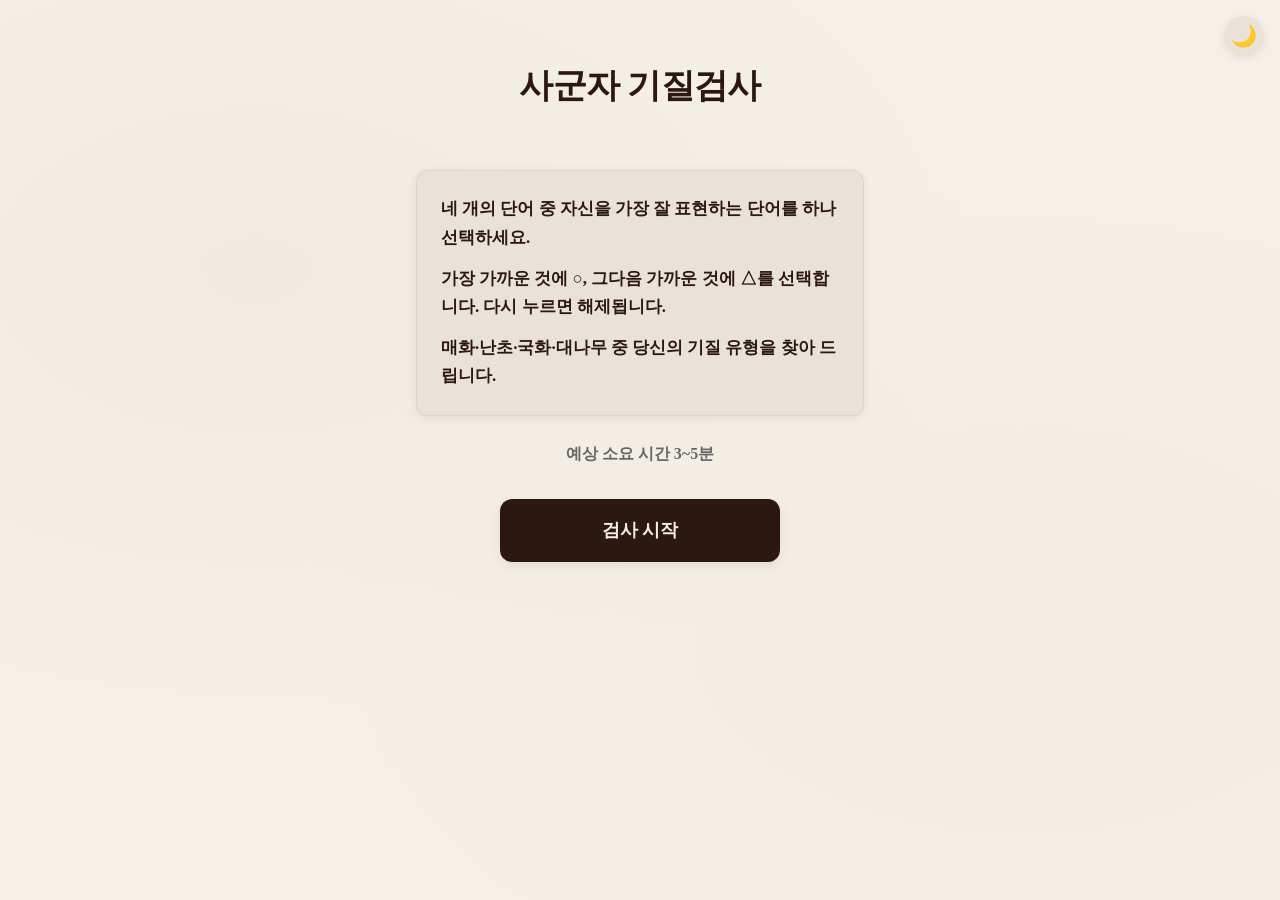
<file: index.html>
<!DOCTYPE html>
<html lang="ko">
<head>
  <meta charset="UTF-8">
  <meta name="viewport" content="width=device-width, initial-scale=1.0">
  <title>사군자 기질검사</title>
  <link rel="stylesheet" href="style.css">
</head>
<body>
  <button type="button" class="theme-toggle" id="themeToggle" aria-label="다크 모드">🌙</button>
  <div class="app page-main">
    <header class="start-header">
      <div class="logo">사군자 기질검사</div>
    </header>
    <div class="start-desc">
      <p>네 개의 단어 중 <strong>자신을 가장 잘 표현하는 단어</strong>를 하나 선택하세요.</p>
      <p>가장 가까운 것에 <strong>○</strong>, 그다음 가까운 것에 <strong>△</strong>를 선택합니다. 다시 누르면 해제됩니다.</p>
      <p>매화·난초·국화·대나무 중 당신의 기질 유형을 찾아 드립니다.</p>
    </div>
    <p class="start-meta">예상 소요 시간 3~5분</p>
    <a href="test.html" class="btn-start">검사 시작</a>
  </div>
  <script src="theme.js"></script>
</body>
</html>
</file>
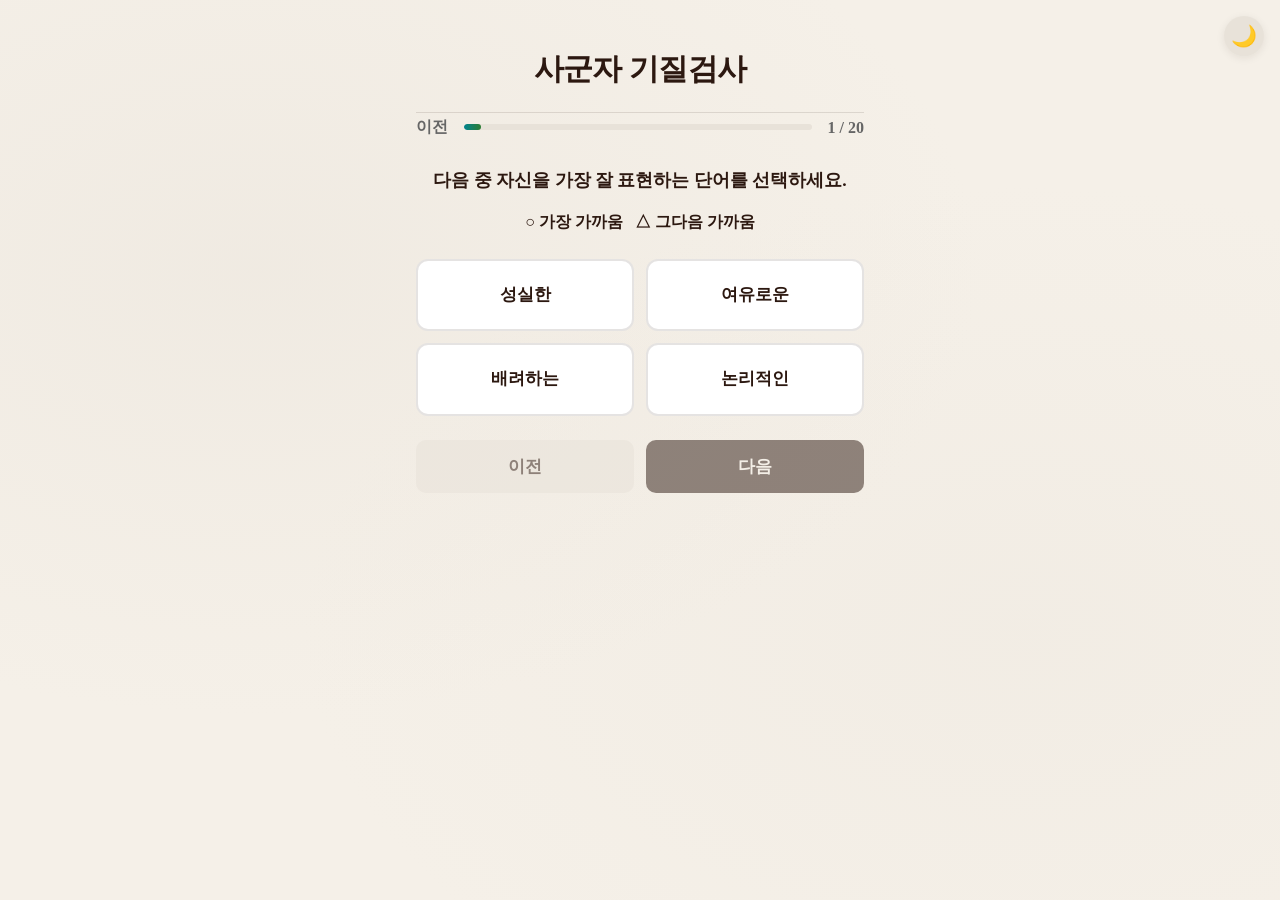
<file: test.html>
<!DOCTYPE html>
<html lang="ko">
<head>
  <meta charset="UTF-8">
  <meta name="viewport" content="width=device-width, initial-scale=1.0">
  <title>사군자 기질검사 – 검사</title>
  <link rel="stylesheet" href="style.css">
</head>
<body>
  <button type="button" class="theme-toggle" id="themeToggle" aria-label="다크 모드">🌙</button>
  <div class="app">
    <header class="test-header">
      <div class="test-header-title">사군자 기질검사</div>
    </header>
    <section class="screen active" id="screenQuestion">
      <div class="progress-wrap">
        <button type="button" class="btn-back" id="btnBack">이전</button>
        <div class="progress-bar">
          <div class="progress-fill" id="progressFill" style="width: 5%;"></div>
        </div>
        <span id="progressText">1 / 20</span>
      </div>
      <p class="question-prompt">다음 중 자신을 가장 잘 표현하는 단어를 선택하세요.</p>
      <p class="question-prompt sub">○ 가장 가까움 &nbsp; △ 그다음 가까움</p>
      <div class="options-grid" id="optionsGrid"></div>
      <div class="nav-buttons">
        <button type="button" class="btn btn-prev" id="btnPrev" disabled>이전</button>
        <button type="button" class="btn btn-next" id="btnNext">다음</button>
      </div>
    </section>

    <section class="screen" id="screenResult">
      <div class="result-hero" id="resultHero">
        <div class="emoji" id="resultEmoji">🎋</div>
        <div class="type-label">당신의 유형</div>
        <div class="type-name" id="resultTypeName">외향 대나무</div>
      </div>
      <div class="result-block">
        <h3>핵심 성향</h3>
        <ul id="resultTraits"></ul>
      </div>
      <div class="result-block">
        <h3>장점</h3>
        <ul id="resultStrengths"></ul>
      </div>
      <div class="result-block">
        <h3>주의점</h3>
        <ul id="resultCautions"></ul>
      </div>
      <div class="result-block">
        <h3>잘 맞는 유형</h3>
        <div class="match-cards" id="resultMatch"></div>
      </div>
      <div class="result-footer">
        <button type="button" class="btn-retry" id="btnRetry">다시 검사하기</button>
      </div>
    </section>
  </div>
  <script src="theme.js"></script>
  <script src="app.js"></script>
</body>
</html>
</file>
<file: style.css>
/* FourGentle – 사군자 기질검사 공통 스타일 */

:root {
  --paper: #f5f0e8;
  --ink: #2c1810;
  --hanji: #e8e2d9;
  --shadow: rgba(44, 24, 16, 0.08);
  /* 단어 버튼 공통 (색 없음) */
  --card-bg: #fff;
  --card-fg: var(--ink);
  --card-border: rgba(44, 24, 16, 0.12);
  /* 결과 유형 강조용 */
  --plum: #c62828;
  --orchid: #2e7d32;
  --chrysanthemum: #f9a825;
  --bamboo: #00838f;
  --plum-bg: #fce4ec;
  --orchid-bg: #e8f5e9;
  --chrysanthemum-bg: #fffde7;
  --bamboo-bg: #e0f7fa;
  /* 버튼 */
  --btn-primary-bg: var(--ink);
  --btn-primary-fg: #f5f0e8;
  --btn-primary-hover: #4a3728;
  --btn-secondary-bg: var(--hanji);
  --btn-secondary-hover: #ddd8ce;
  --muted: #666;
  --result-block-bg: #fff;
  --progress-bg: var(--bamboo);
  --progress-end: var(--orchid);
}

[data-theme="dark"] {
  --paper: #1a1a1c;
  --ink: #e6e6e8;
  --hanji: #2d2d30;
  --shadow: rgba(0, 0, 0, 0.3);
  --card-bg: #252528;
  --card-fg: #e6e6e8;
  --card-border: rgba(255, 255, 255, 0.1);
  --plum: #ef9a9a;
  --orchid: #a5d6a7;
  --chrysanthemum: #ffe082;
  --bamboo: #80cbc4;
  --plum-bg: #3d2729;
  --orchid-bg: #1e3320;
  --chrysanthemum-bg: #3d3520;
  --bamboo-bg: #1e3232;
  --btn-primary-bg: #e6e6e8;
  --btn-primary-fg: #1a1a1c;
  --btn-primary-hover: #b8b8bc;
  --btn-secondary-bg: #2d2d30;
  --btn-secondary-hover: #3d3d42;
  --muted: #a0a0a4;
  --result-block-bg: #252528;
  --progress-bg: #80cbc4;
  --progress-end: #a5d6a7;
}

* {
  box-sizing: border-box;
}

body {
  margin: 0;
  min-height: 100vh;
  font-family: "Noto Serif KR", "Malgun Gothic", serif;
  font-size: 1.08rem;
  font-weight: 700;
  background: var(--paper);
  background-image:
    radial-gradient(ellipse at 20% 30%, rgba(232, 226, 217, 0.4) 0%, transparent 50%),
    radial-gradient(ellipse at 80% 70%, rgba(232, 226, 217, 0.25) 0%, transparent 50%);
  color: var(--ink);
  line-height: 1.7;
  transition: background 0.2s ease, color 0.2s ease;
}

[data-theme="dark"] body {
  background-image:
    radial-gradient(ellipse at 20% 30%, rgba(45, 45, 48, 0.6) 0%, transparent 50%),
    radial-gradient(ellipse at 80% 70%, rgba(45, 45, 48, 0.4) 0%, transparent 50%);
}

.app {
  max-width: 480px;
  margin: 0 auto;
  min-height: 100vh;
  padding: 1.5rem 1rem 3rem;
}

/* 다크 모드 토글 */
.theme-toggle {
  position: fixed;
  top: 1rem;
  right: 1rem;
  width: 2.5rem;
  height: 2.5rem;
  padding: 0;
  border: none;
  border-radius: 50%;
  background: var(--hanji);
  color: var(--ink);
  cursor: pointer;
  font-size: 1.3rem;
  display: flex;
  align-items: center;
  justify-content: center;
  box-shadow: 0 2px 8px var(--shadow);
  z-index: 10;
  transition: background 0.2s, color 0.2s;
}

.theme-toggle:hover {
  background: var(--card-border);
}

[data-theme="dark"] .theme-toggle {
  background: var(--card-bg);
  color: var(--ink);
}

/* ========== 메인 페이지 (시작 화면) ========== */

.page-main .start-header {
  text-align: center;
  padding: 2rem 0 1.5rem;
}

.page-main .start-header .logo {
  font-size: 2.15rem;
  font-weight: 800;
  letter-spacing: -0.02em;
  margin-bottom: 0.5rem;
}

.page-main .start-header .sub {
  font-size: 1.05rem;
  font-weight: 600;
  color: var(--muted);
}

.page-main .start-desc {
  background: var(--hanji);
  padding: 1.5rem;
  border-radius: 12px;
  margin: 1.5rem 0;
  font-size: 1.05rem;
  border: 1px solid rgba(44, 24, 16, 0.06);
  box-shadow: 0 2px 8px var(--shadow);
}

.page-main .start-desc p {
  margin: 0 0 0.75rem;
}

.page-main .start-desc p:last-child {
  margin-bottom: 0;
}

.page-main .start-meta {
  text-align: center;
  font-size: 1rem;
  color: var(--muted);
  margin: 1rem 0 2rem;
  font-weight: 600;
}

.btn-start {
  display: block;
  width: 100%;
  max-width: 280px;
  margin: 0 auto;
  padding: 1rem 2rem;
  font-family: inherit;
  font-size: 1.15rem;
  font-weight: 600;
  background: var(--btn-primary-bg);
  color: var(--btn-primary-fg);
  border: none;
  border-radius: 12px;
  cursor: pointer;
  box-shadow: 0 4px 12px var(--shadow);
  text-decoration: none;
  text-align: center;
}

.btn-start:hover {
  background: var(--btn-primary-hover);
}

/* ========== 검사 페이지 (문항 + 결과) ========== */

.test-header {
  text-align: center;
  padding: 1.25rem 0 1rem;
  border-bottom: 1px solid var(--card-border);
}

.test-header-title {
  font-size: 1.9rem;
  font-weight: 800;
  letter-spacing: -0.02em;
  color: var(--ink);
}

.screen {
  display: none;
}

.screen.active {
  display: block;
  animation: fadeIn 0.35s ease;
}

@keyframes fadeIn {
  from { opacity: 0; }
  to { opacity: 1; }
}

/* 진행률 */
.progress-wrap {
  display: flex;
  align-items: center;
  justify-content: space-between;
  margin-bottom: 1.5rem;
  font-size: 1rem;
  color: var(--muted);
  font-weight: 600;
}

.progress-bar {
  flex: 1;
  height: 6px;
  background: var(--hanji);
  border-radius: 3px;
  margin: 0 1rem;
  overflow: hidden;
}

.progress-fill {
  height: 100%;
  background: linear-gradient(90deg, var(--progress-bg), var(--progress-end));
  border-radius: 3px;
  transition: width 0.3s ease;
}

.btn-back {
  background: none;
  border: none;
  font-family: inherit;
  font-size: 1rem;
  font-weight: 600;
  color: var(--muted);
  cursor: pointer;
  padding: 0.25rem 0;
}

.btn-back:hover {
  color: var(--ink);
}

/* 문항 */
.question-prompt {
  text-align: center;
  font-size: 1.1rem;
  margin-bottom: 1.5rem;
  font-weight: 600;
}

.question-prompt.sub {
  font-size: 1rem;
  font-weight: 600;
  margin-top: -0.75rem;
}

.options-grid {
  display: grid;
  grid-template-columns: 1fr 1fr;
  gap: 0.75rem;
}

.option-card {
  padding: 1.25rem 1rem;
  text-align: center;
  border-radius: 12px;
  cursor: pointer;
  transition: transform 0.15s, box-shadow 0.15s;
  border: 2px solid transparent;
  position: relative;
  font-size: 1.05rem;
  font-weight: 700;
  min-height: 72px;
  display: flex;
  align-items: center;
  justify-content: center;
}

.option-card:hover {
  transform: translateY(-2px);
  box-shadow: 0 6px 16px var(--shadow);
}

.option-card {
  background: var(--card-bg);
  color: var(--card-fg);
  border-color: var(--card-border);
}

.option-card.selected-primary {
  border-color: var(--ink);
  box-shadow: inset 0 0 0 2px var(--paper);
  font-weight: 800;
}

.option-card.selected-secondary {
  opacity: 0.92;
  border-color: var(--card-border);
}

.option-card .mark {
  position: absolute;
  top: 6px;
  right: 8px;
  font-size: 1.1rem;
  line-height: 1;
}

.option-card .mark.primary::after {
  content: "○";
}

.option-card .mark.secondary::after {
  content: "△";
}

.nav-buttons {
  display: flex;
  gap: 0.75rem;
  margin-top: 1.5rem;
}

.nav-buttons .btn {
  flex: 1;
  padding: 0.9rem;
  font-family: inherit;
  font-size: 1.08rem;
  font-weight: 600;
  border-radius: 10px;
  cursor: pointer;
  border: none;
}

.btn-prev {
  background: var(--btn-secondary-bg);
  color: var(--ink);
}

.btn-prev:hover:not(:disabled) {
  background: var(--btn-secondary-hover);
}

.btn-next {
  background: var(--btn-primary-bg);
  color: var(--btn-primary-fg);
}

.btn-next:hover:not(:disabled) {
  background: var(--btn-primary-hover);
}

.btn:disabled {
  opacity: 0.5;
  cursor: not-allowed;
}

/* 결과 */
.result-hero {
  text-align: center;
  padding: 2rem 1rem;
  border-radius: 16px;
  margin-bottom: 1.5rem;
  background: var(--hanji);
  border: 1px solid rgba(44, 24, 16, 0.06);
  box-shadow: 0 4px 16px var(--shadow);
}

.result-hero .emoji {
  font-size: 2.75rem;
  margin-bottom: 0.5rem;
}

.result-hero .type-label {
  font-size: 1rem;
  font-weight: 600;
  color: var(--muted);
}

.result-hero .type-name {
  font-size: 1.75rem;
  font-weight: 800;
  margin: 0.25rem 0;
}

.result-hero.plum .type-name {
  color: var(--plum);
}

.result-hero.orchid .type-name {
  color: var(--orchid);
}

.result-hero.chrysanthemum .type-name {
  color: var(--chrysanthemum);
}

.result-hero.bamboo .type-name {
  color: var(--bamboo);
}

.result-block {
  background: var(--result-block-bg);
  border-radius: 12px;
  padding: 1.25rem;
  margin-bottom: 1rem;
  border: 1px solid var(--card-border);
  box-shadow: 0 2px 8px var(--shadow);
}

.result-block h3 {
  font-size: 1.05rem;
  margin: 0 0 0.75rem;
  color: var(--muted);
  font-weight: 600;
}

.result-block ul {
  margin: 0;
  padding-left: 1.25rem;
}

.result-block li {
  margin-bottom: 0.35rem;
  font-weight: 700;
}

.match-cards {
  display: flex;
  flex-wrap: wrap;
  gap: 0.5rem;
}

.match-tag {
  padding: 0.4rem 0.75rem;
  border-radius: 20px;
  font-size: 1rem;
  font-weight: 600;
  background: var(--hanji);
}

.match-tag.plum {
  background: var(--plum-bg);
  color: var(--plum);
}

.match-tag.orchid {
  background: var(--orchid-bg);
  color: var(--orchid);
}

.match-tag.chrysanthemum {
  background: var(--chrysanthemum-bg);
  color: #b8860b;
}

.match-tag.bamboo {
  background: var(--bamboo-bg);
  color: var(--bamboo);
}

.result-footer {
  margin-top: 2rem;
  padding-top: 1.5rem;
  border-top: 1px solid rgba(44, 24, 16, 0.08);
}

.btn-retry {
  display: block;
  width: 100%;
  padding: 0.75rem 1rem;
  font-family: inherit;
  font-size: 1.05rem;
  font-weight: 600;
  background: var(--btn-primary-bg);
  color: var(--btn-primary-fg);
  border: none;
  border-radius: 12px;
  cursor: pointer;
  box-shadow: 0 2px 8px var(--shadow);
}

.btn-retry:hover {
  background: var(--btn-primary-hover);
}
</file>
